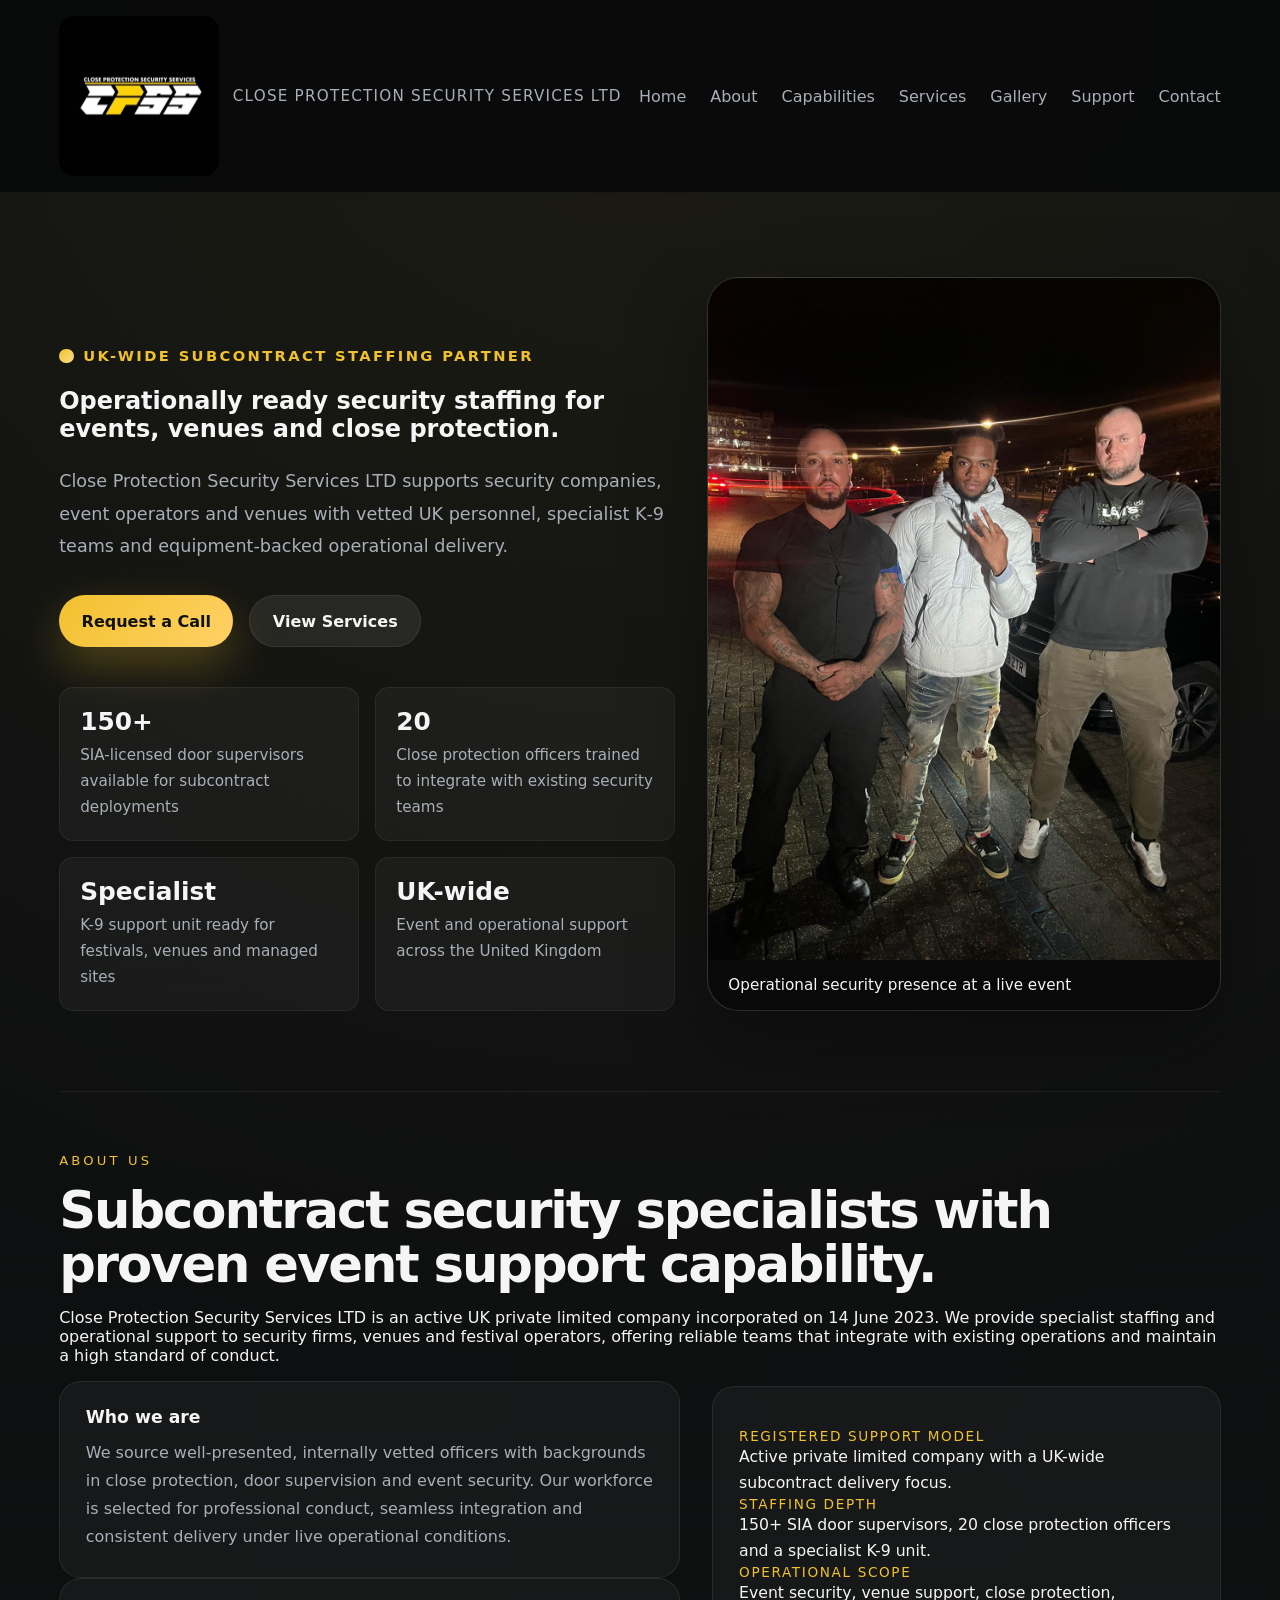
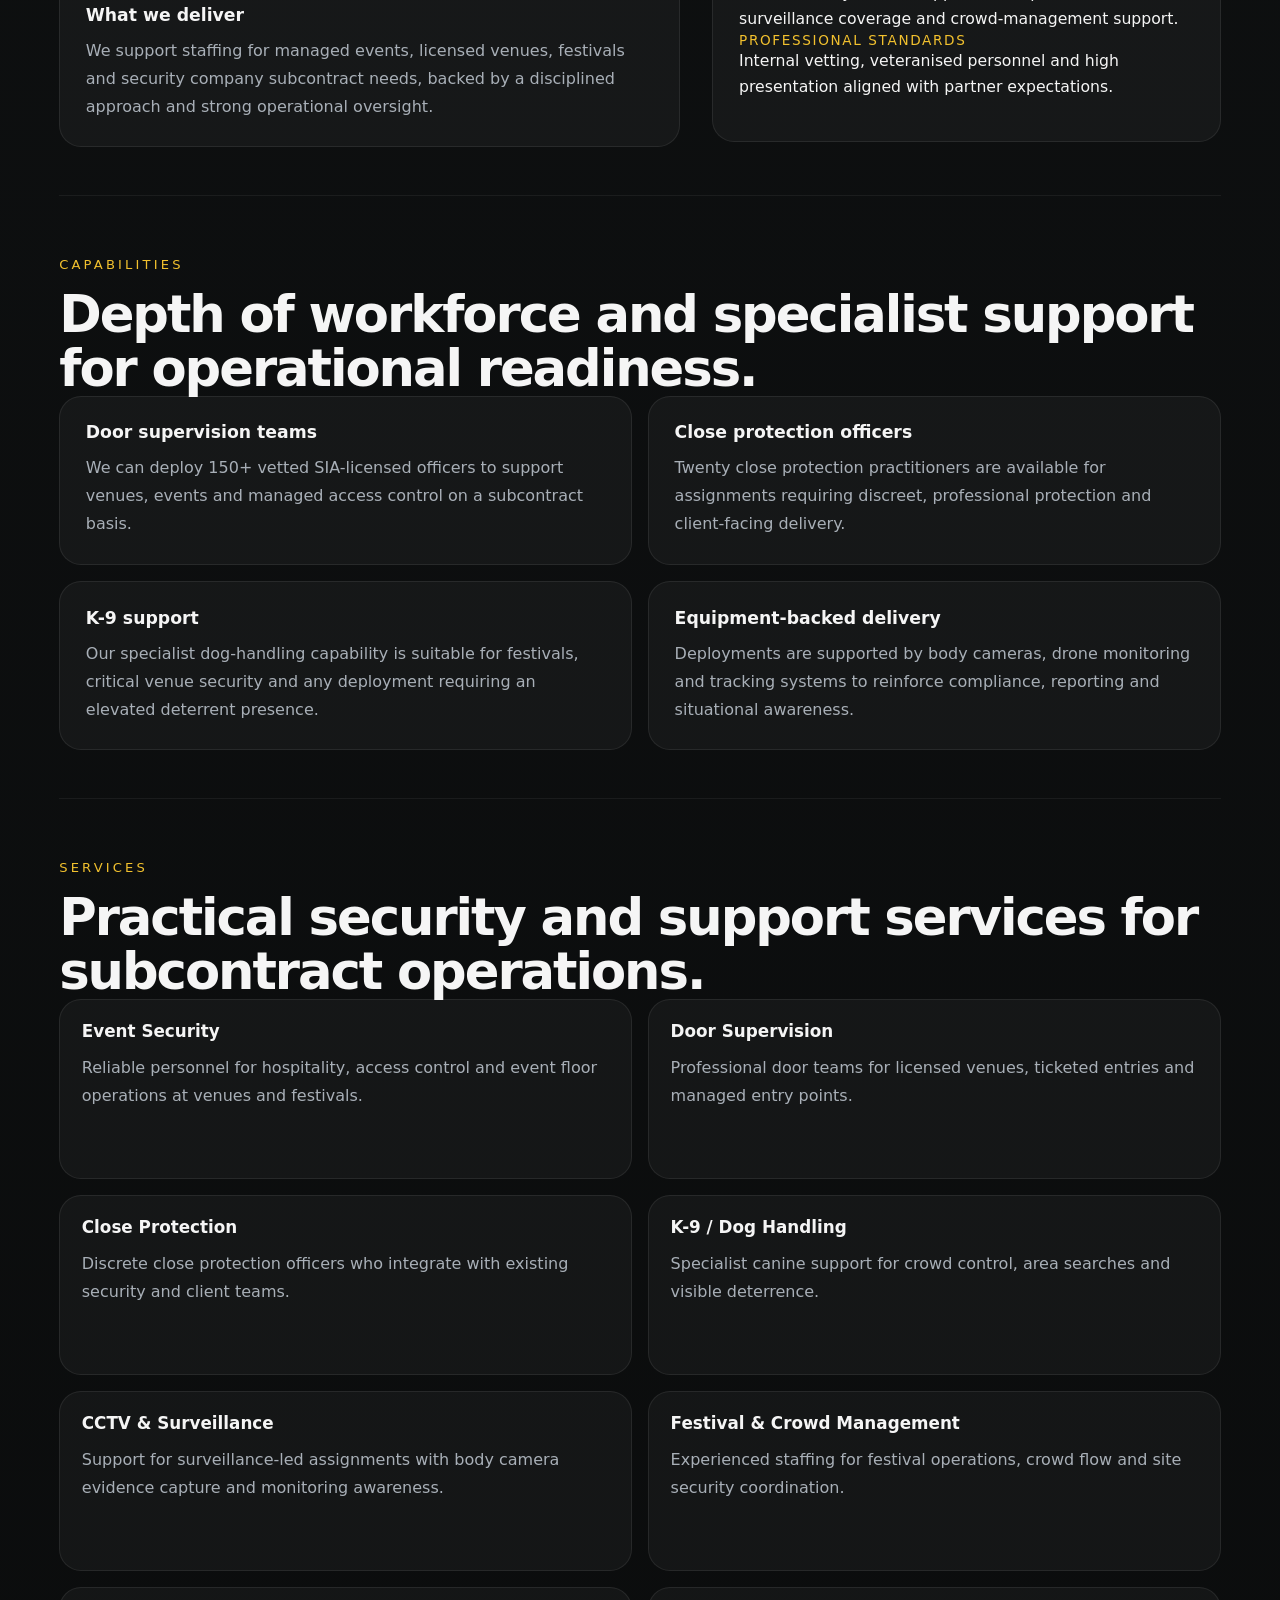
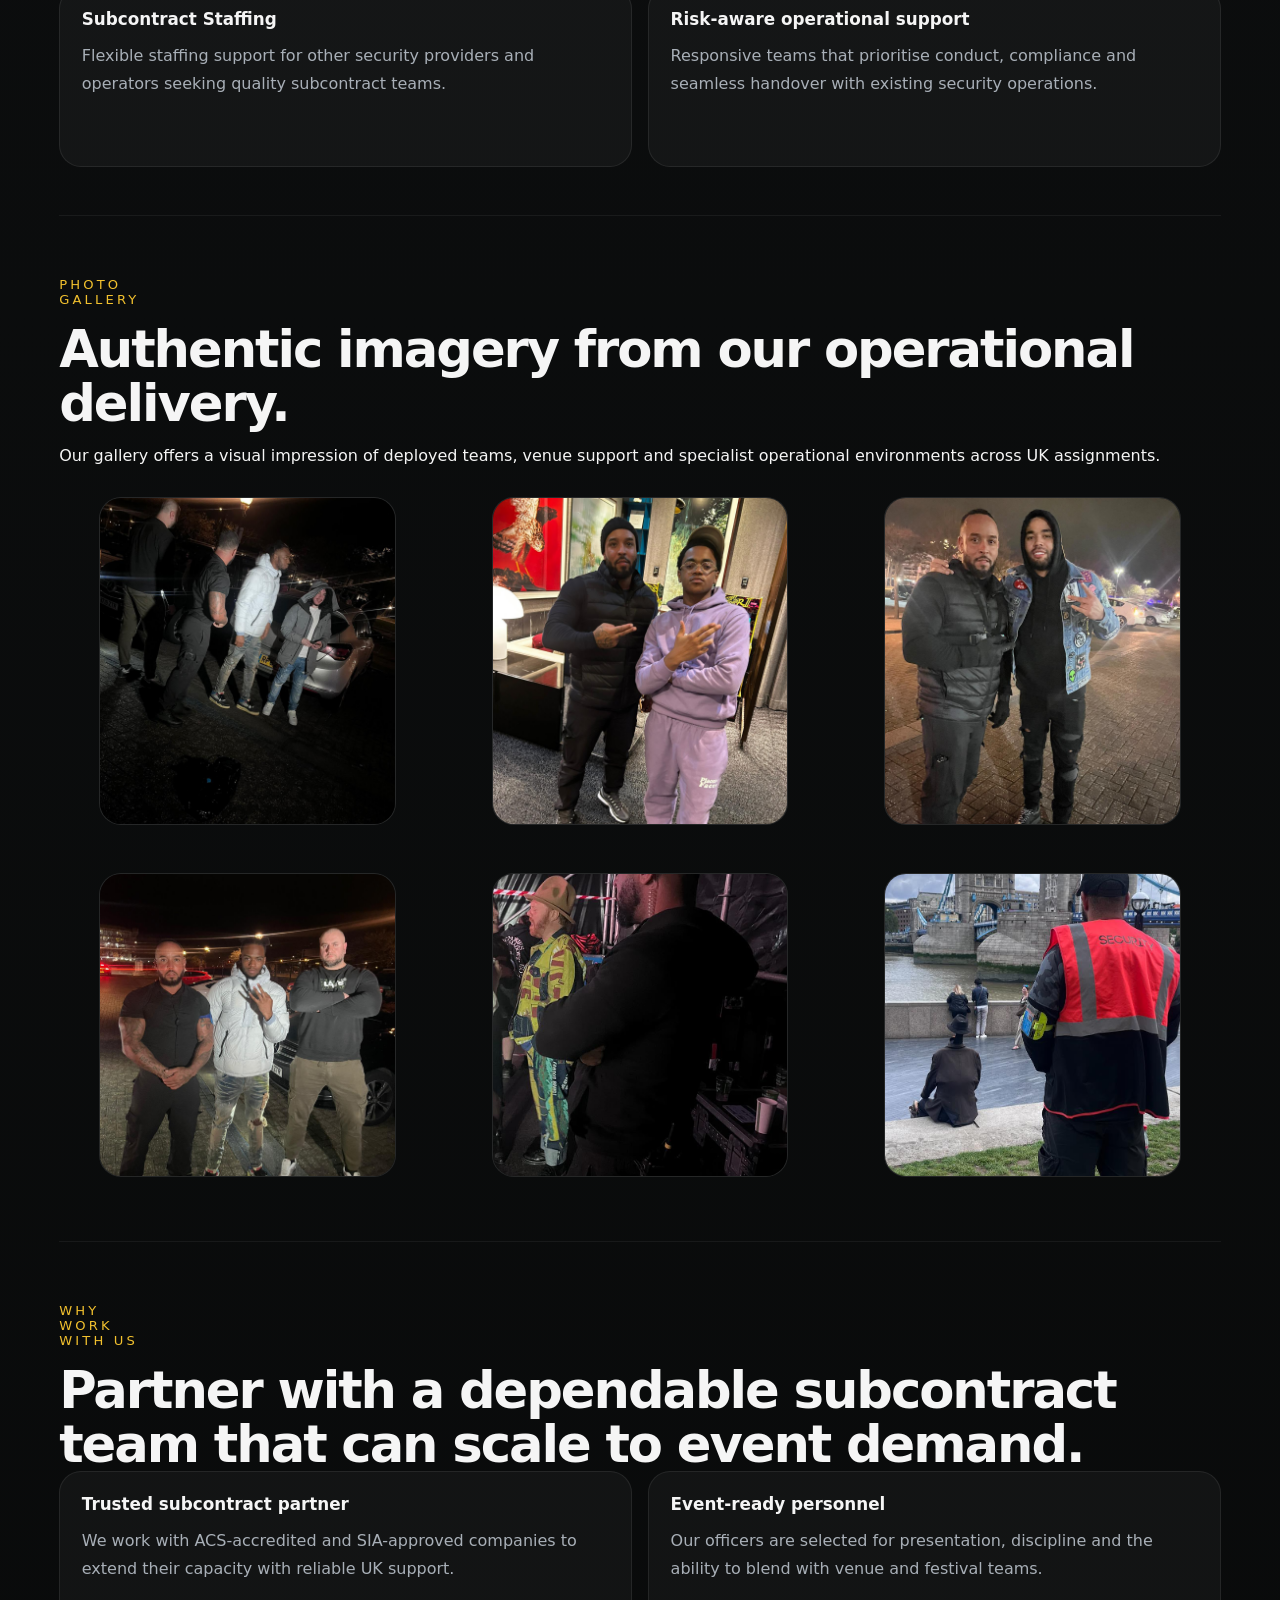
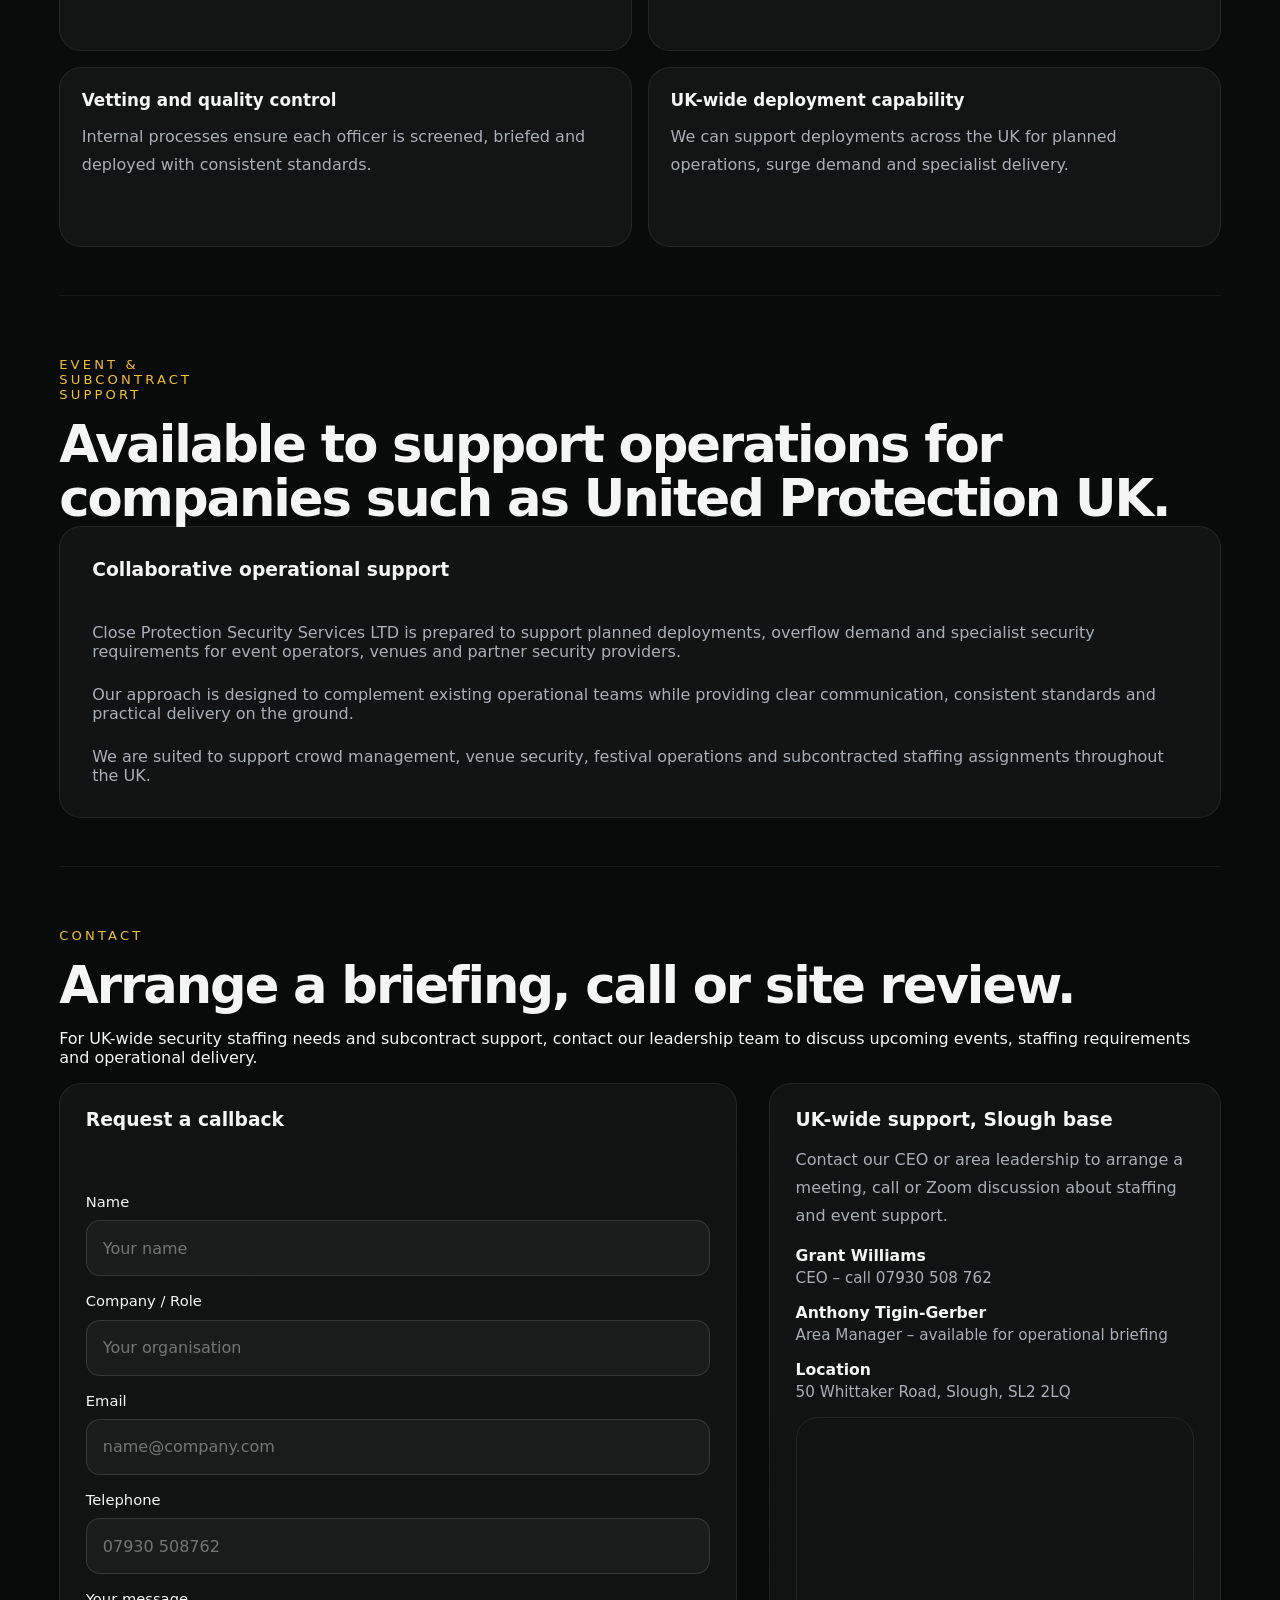
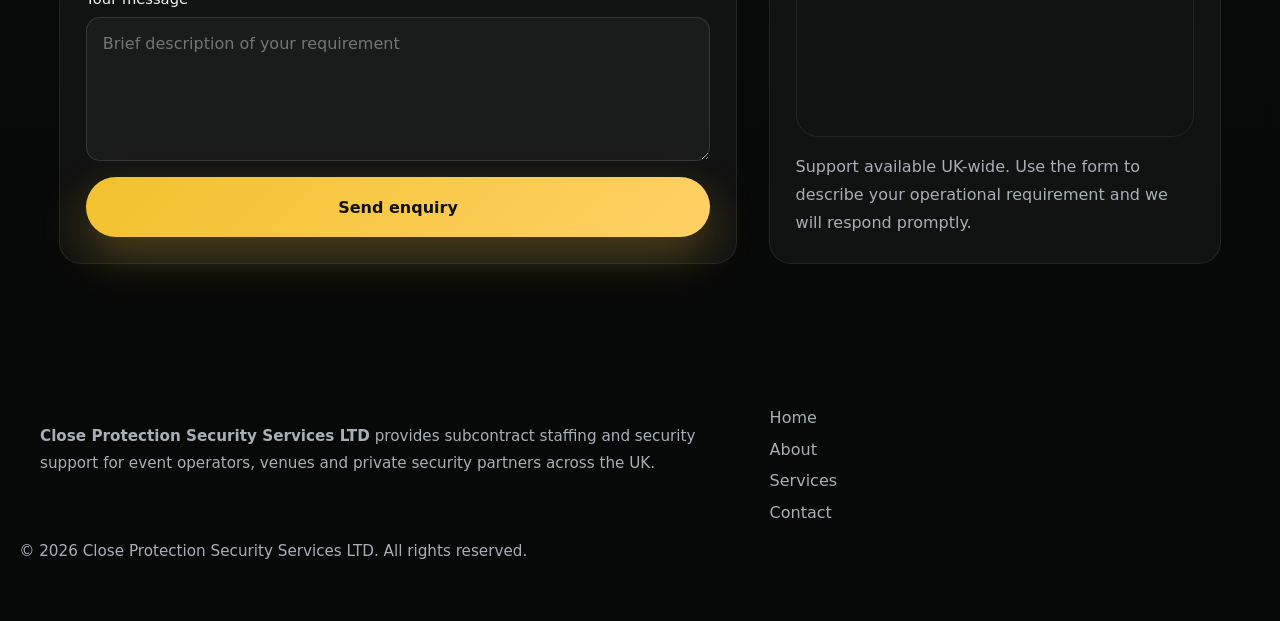
<file: index.html>
<!DOCTYPE html>
<html lang="en">
<head>
  <meta charset="UTF-8">
  <meta name="viewport" content="width=device-width, initial-scale=1.0">
  <title>Close Protection Security Services LTD | UK subcontract security staffing</title>
  <meta name="description" content="Close Protection Security Services LTD provides UK-wide subcontract security staffing and event security support for venues, festivals and security operators.">
  <link rel="stylesheet" href="assets/styles.css">
</head>
<body>
  <a class="skip-link" href="#main">Skip to main content</a>
  <header class="site-header">
    <div class="header-inner">
      <a href="#home" class="logo">
        <img src="photos/company logo.jpeg" alt="Close Protection Security Services LTD logo" width="260" height="90">
        <span>Close Protection Security Services LTD</span>
      </a>
      <button class="nav-toggle" aria-controls="site-navigation" aria-expanded="false">Menu</button>
      <nav id="site-navigation" class="site-nav" aria-label="Primary navigation">
        <ul class="nav-list">
          <li><a href="#home" class="active">Home</a></li>
          <li><a href="#about">About</a></li>
          <li><a href="#capabilities">Capabilities</a></li>
          <li><a href="#services">Services</a></li>
          <li><a href="#gallery">Gallery</a></li>
          <li><a href="#support">Support</a></li>
          <li><a href="#contact">Contact</a></li>
        </ul>
      </nav>
    </div>
  </header>

  <main id="main" class="main-content">
    <section id="home" class="hero section reveal">
      <div class="hero-copy">
        <span class="hero-eyebrow">UK-wide subcontract staffing partner</span>
        <h1>Operationally ready security staffing for events, venues and close protection.</h1>
        <p>Close Protection Security Services LTD supports security companies, event operators and venues with vetted UK personnel, specialist K‑9 teams and equipment-backed operational delivery.</p>
        <div class="hero-actions">
          <a class="button button-primary" href="#contact">Request a Call</a>
          <a class="button button-secondary" href="#services">View Services</a>
        </div>
        <div class="hero-stats">
          <div class="stat-card">
            <strong>150+</strong>
            <span>SIA-licensed door supervisors available for subcontract deployments</span>
          </div>
          <div class="stat-card">
            <strong>20</strong>
            <span>Close protection officers trained to integrate with existing security teams</span>
          </div>
          <div class="stat-card">
            <strong>Specialist</strong>
            <span>K-9 support unit ready for festivals, venues and managed sites</span>
          </div>
          <div class="stat-card">
            <strong>UK-wide</strong>
            <span>Event and operational support across the United Kingdom</span>
          </div>
        </div>
      </div>
      <div class="hero-media">
        <div class="hero-media-card">
          <img src="photos/WhatsApp Image 2026-06-10 at 18.17.18.jpeg" alt="Security officer monitoring an event operation" loading="lazy" width="900" height="700">
          <div class="hero-tag">Operational security presence at a live event</div>
        </div>
      </div>
    </section>

    <section id="about" class="section reveal">
      <p class="section-title">About us</p>
      <h2 class="section-heading">Subcontract security specialists with proven event support capability.</h2>
      <p class="section-copy">Close Protection Security Services LTD is an active UK private limited company incorporated on 14 June 2023. We provide specialist staffing and operational support to security firms, venues and festival operators, offering reliable teams that integrate with existing operations and maintain a high standard of conduct.</p>
      <div class="grid-2">
        <div>
          <div class="card-panel">
            <h3>Who we are</h3>
            <p>We source well-presented, internally vetted officers with backgrounds in close protection, door supervision and event security. Our workforce is selected for professional conduct, seamless integration and consistent delivery under live operational conditions.</p>
          </div>
          <div class="card-panel">
            <h3>What we deliver</h3>
            <p>We support staffing for managed events, licensed venues, festivals and security company subcontract needs, backed by a disciplined approach and strong operational oversight.</p>
          </div>
        </div>
        <aside class="profile-panel">
          <dl>
            <dt>Registered support model</dt>
            <dd>Active private limited company with a UK-wide subcontract delivery focus.</dd>
            <dt>Staffing depth</dt>
            <dd>150+ SIA door supervisors, 20 close protection officers and a specialist K-9 unit.</dd>
            <dt>Operational scope</dt>
            <dd>Event security, venue support, close protection, surveillance coverage and crowd-management support.</dd>
            <dt>Professional standards</dt>
            <dd>Internal vetting, veteranised personnel and high presentation aligned with partner expectations.</dd>
          </dl>
        </aside>
      </div>
    </section>

    <section id="capabilities" class="section reveal">
      <p class="section-title">Capabilities</p>
      <h2 class="section-heading">Depth of workforce and specialist support for operational readiness.</h2>
      <div class="card-grid">
        <div class="card-panel">
          <h3>Door supervision teams</h3>
          <p>We can deploy 150+ vetted SIA-licensed officers to support venues, events and managed access control on a subcontract basis.</p>
        </div>
        <div class="card-panel">
          <h3>Close protection officers</h3>
          <p>Twenty close protection practitioners are available for assignments requiring discreet, professional protection and client-facing delivery.</p>
        </div>
        <div class="card-panel">
          <h3>K-9 support</h3>
          <p>Our specialist dog-handling capability is suitable for festivals, critical venue security and any deployment requiring an elevated deterrent presence.</p>
        </div>
        <div class="card-panel">
          <h3>Equipment-backed delivery</h3>
          <p>Deployments are supported by body cameras, drone monitoring and tracking systems to reinforce compliance, reporting and situational awareness.</p>
        </div>
      </div>
    </section>

    <section id="services" class="section reveal">
      <p class="section-title">Services</p>
      <h2 class="section-heading">Practical security and support services for subcontract operations.</h2>
      <div class="services-grid">
        <article class="service-card">
          <h3>Event Security</h3>
          <p>Reliable personnel for hospitality, access control and event floor operations at venues and festivals.</p>
        </article>
        <article class="service-card">
          <h3>Door Supervision</h3>
          <p>Professional door teams for licensed venues, ticketed entries and managed entry points.</p>
        </article>
        <article class="service-card">
          <h3>Close Protection</h3>
          <p>Discrete close protection officers who integrate with existing security and client teams.</p>
        </article>
        <article class="service-card">
          <h3>K-9 / Dog Handling</h3>
          <p>Specialist canine support for crowd control, area searches and visible deterrence.</p>
        </article>
        <article class="service-card">
          <h3>CCTV & Surveillance</h3>
          <p>Support for surveillance-led assignments with body camera evidence capture and monitoring awareness.</p>
        </article>
        <article class="service-card">
          <h3>Festival & Crowd Management</h3>
          <p>Experienced staffing for festival operations, crowd flow and site security coordination.</p>
        </article>
        <article class="service-card">
          <h3>Subcontract Staffing</h3>
          <p>Flexible staffing support for other security providers and operators seeking quality subcontract teams.</p>
        </article>
        <article class="service-card">
          <h3>Risk-aware operational support</h3>
          <p>Responsive teams that prioritise conduct, compliance and seamless handover with existing security operations.</p>
        </article>
      </div>
    </section>

    <section id="gallery" class="section reveal">
      <p class="section-title">Photo gallery</p>
      <h2 class="section-heading">Authentic imagery from our operational delivery.</h2>
      <p class="section-copy">Our gallery offers a visual impression of deployed teams, venue support and specialist operational environments across UK assignments.</p>
      <div class="gallery-grid">
        <figure class="gallery-card">
          <img src="photos/WhatsApp%20Image%202026-06-10%20at%2018.17.14.jpeg" alt="Security officers preparing for event duty" loading="lazy" width="900" height="675">
          <figcaption class="gallery-caption">Security officers preparing for event duty.</figcaption>
        </figure>
        <figure class="gallery-card">
          <img src="photos/WhatsApp%20Image%202026-06-10%20at%2018.17.15.jpeg" alt="Venue security team moving through a crowd" loading="lazy" width="900" height="675">
          <figcaption class="gallery-caption">Venue security team operating within a crowded event.</figcaption>
        </figure>
        <figure class="gallery-card">
          <img src="photos/WhatsApp%20Image%202026-06-10%20at%2018.17.17.jpeg" alt="Close protection officer in professional readiness" loading="lazy" width="900" height="675">
          <figcaption class="gallery-caption">Close protection officer maintaining discreet but clear readiness.</figcaption>
        </figure>
        <figure class="gallery-card">
          <img src="photos/WhatsApp%20Image%202026-06-10%20at%2018.17.18%20(1).jpeg" alt="Operational security team briefing at a venue" loading="lazy" width="900" height="675">
          <figcaption class="gallery-caption">Operational security team briefing ahead of a venue deployment.</figcaption>
        </figure>
        <figure class="gallery-card">
          <img src="photos/WhatsApp%20Image%202026-06-10%20at%2018.17.19.jpeg" alt="Security team on patrol around an event site" loading="lazy" width="900" height="675">
          <figcaption class="gallery-caption">Security team patrolling a live event site.</figcaption>
        </figure>
        <figure class="gallery-card">
          <img src="photos/WhatsApp%20Image%202026-06-10%20at%2018.17.20.jpeg" alt="Security professionals collecting operational information" loading="lazy" width="900" height="675">
          <figcaption class="gallery-caption">Security professionals collecting operational information.</figcaption>
        </figure>
      </div>
    </section>

    <section id="why" class="section reveal">
      <p class="section-title">Why work with us</p>
      <h2 class="section-heading">Partner with a dependable subcontract team that can scale to event demand.</h2>
      <div class="benefits-grid">
        <article class="benefit-card">
          <h3>Trusted subcontract partner</h3>
          <p>We work with ACS-accredited and SIA-approved companies to extend their capacity with reliable UK support.</p>
        </article>
        <article class="benefit-card">
          <h3>Event-ready personnel</h3>
          <p>Our officers are selected for presentation, discipline and the ability to blend with venue and festival teams.</p>
        </article>
        <article class="benefit-card">
          <h3>Vetting and quality control</h3>
          <p>Internal processes ensure each officer is screened, briefed and deployed with consistent standards.</p>
        </article>
        <article class="benefit-card">
          <h3>UK-wide deployment capability</h3>
          <p>We can support deployments across the UK for planned operations, surge demand and specialist delivery.</p>
        </article>
      </div>
    </section>

    <section id="support" class="section reveal">
      <p class="section-title">Event & subcontract support</p>
      <h2 class="section-heading">Available to support operations for companies such as United Protection UK.</h2>
      <div class="support-panel">
        <h3>Collaborative operational support</h3>
        <p>Close Protection Security Services LTD is prepared to support planned deployments, overflow demand and specialist security requirements for event operators, venues and partner security providers.</p>
        <p>Our approach is designed to complement existing operational teams while providing clear communication, consistent standards and practical delivery on the ground.</p>
        <p>We are suited to support crowd management, venue security, festival operations and subcontracted staffing assignments throughout the UK.</p>
      </div>
    </section>

    <section id="contact" class="section reveal">
      <p class="section-title">Contact</p>
      <h2 class="section-heading">Arrange a briefing, call or site review.</h2>
      <p class="section-copy">For UK-wide security staffing needs and subcontract support, contact our leadership team to discuss upcoming events, staffing requirements and operational delivery.</p>
      <div class="contact-grid">
        <form class="contact-card" action="#" method="post">
          <h3>Request a callback</h3>
          <div class="form-grid">
            <label class="field">
              <span class="label">Name</span>
              <input class="input" type="text" name="name" placeholder="Your name" required>
            </label>
            <label class="field">
              <span class="label">Company / Role</span>
              <input class="input" type="text" name="company" placeholder="Your organisation" required>
            </label>
            <label class="field">
              <span class="label">Email</span>
              <input class="input" type="email" name="email" placeholder="name@company.com" required>
            </label>
            <label class="field">
              <span class="label">Telephone</span>
              <input class="input" type="tel" name="phone" placeholder="07930 508762" required>
            </label>
            <label class="field">
              <span class="label">Your message</span>
              <textarea class="textarea" name="message" placeholder="Brief description of your requirement" required></textarea>
            </label>
            <button class="button button-primary" type="submit">Send enquiry</button>
          </div>
        </form>

        <aside class="contact-card">
          <h3>UK-wide support, Slough base</h3>
          <p>Contact our CEO or area leadership to arrange a meeting, call or Zoom discussion about staffing and event support.</p>
          <ul class="contact-list">
            <li>
              <strong>Grant Williams</strong>
              <span>CEO – call 07930 508 762</span>
            </li>
            <li>
              <strong>Anthony Tigin-Gerber</strong>
              <span>Area Manager – available for operational briefing</span>
            </li>
            <li>
              <strong>Location</strong>
              <span>50 Whittaker Road, Slough, SL2 2LQ</span>
            </li>
          </ul>
          <div class="map-frame" aria-label="Map showing Slough registered office location">
            <iframe src="https://maps.google.com/maps?q=50%20Whittaker%20Road%2C%20Slough%2C%20SL2%202LQ&amp;output=embed" loading="lazy" title="Map of 50 Whittaker Road, Slough" referrerpolicy="no-referrer-when-downgrade"></iframe>
          </div>
          <p class="section-copy">Support available UK-wide. Use the form to describe your operational requirement and we will respond promptly.</p>
        </aside>
      </div>
    </section>
  </main>

  <footer class="footer">
    <div class="footer-inner">
      <div>
        <p class="footer-copy"><strong>Close Protection Security Services LTD</strong> provides subcontract staffing and security support for event operators, venues and private security partners across the UK.</p>
      </div>
      <div class="footer-links">
        <a href="#home">Home</a>
        <a href="#about">About</a>
        <a href="#services">Services</a>
        <a href="#contact">Contact</a>
      </div>
    </div>
    <p class="footer-copy" style="margin-top:1rem;">© 2026 Close Protection Security Services LTD. All rights reserved.</p>
  </footer>

  <script src="assets/script.js"></script>
</body>
</html>
</file>
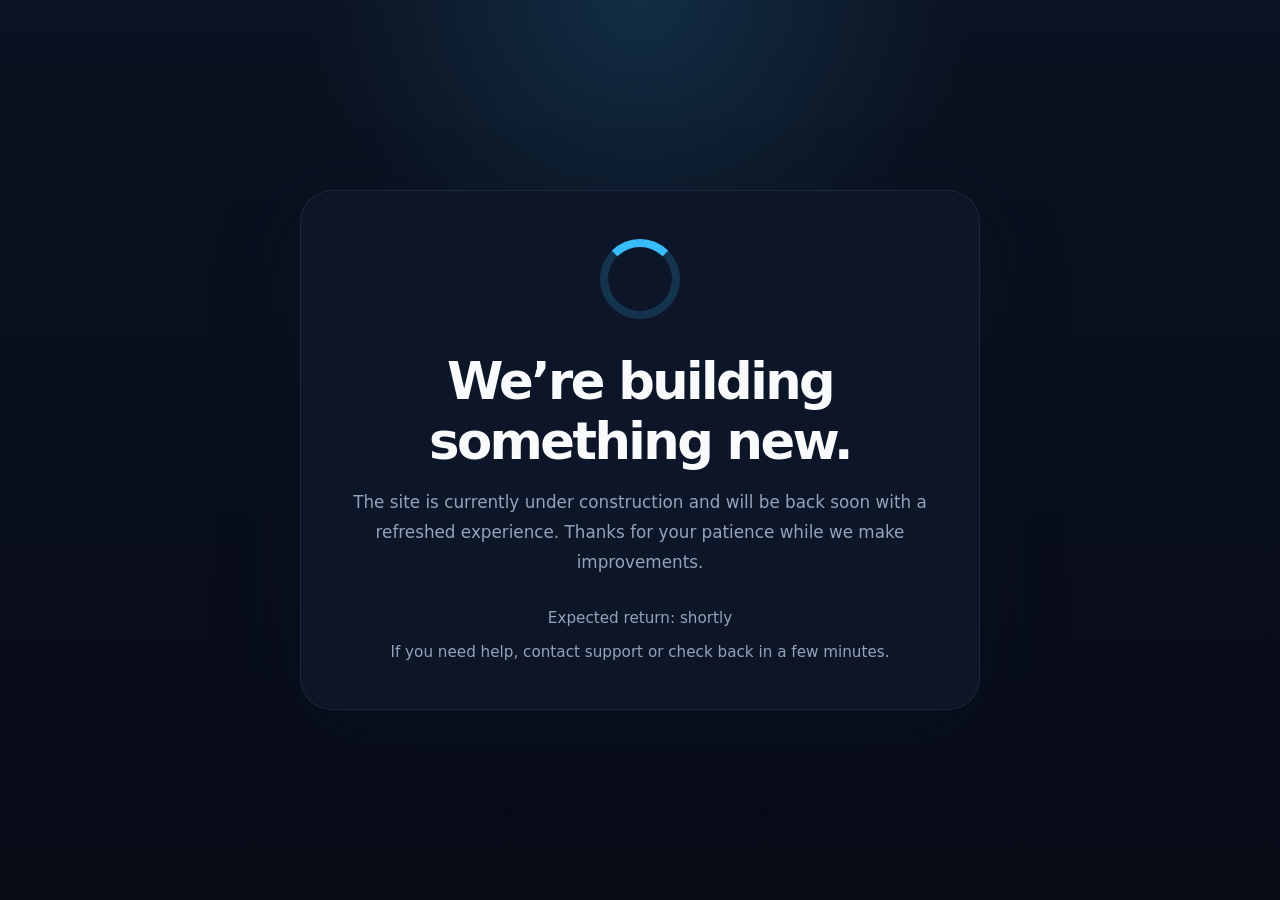
<file: home.html>
<!DOCTYPE html>
<html lang="en">
<head>
  <meta charset="UTF-8">
  <meta name="viewport" content="width=device-width, initial-scale=1.0">
  <title>Site Under Construction</title>
  <style>
    :root {
      color-scheme: dark;
      --bg: #070b16;
      --surface: #0f172a;
      --text: #f8fafc;
      --muted: #94a3b8;
      --accent: #38bdf8;
      --accent-strong: #60a5fa;
      --shadow: 0 24px 80px rgba(15, 23, 42, 0.35);
    }

    * {
      box-sizing: border-box;
      margin: 0;
      padding: 0;
    }

    body {
      min-height: 100vh;
      display: grid;
      place-items: center;
      background: radial-gradient(circle at top, rgba(56, 189, 248, 0.16), transparent 30%),
                  linear-gradient(180deg, #0b1221 0%, #070b16 100%);
      color: var(--text);
      font-family: Inter, system-ui, -apple-system, BlinkMacSystemFont, "Segoe UI", sans-serif;
      text-align: center;
      padding: 2rem;
    }

    .card {
      width: min(100%, 680px);
      padding: 3rem 2rem;
      border-radius: 32px;
      background: rgba(15, 23, 42, 0.92);
      box-shadow: var(--shadow);
      border: 1px solid rgba(148, 163, 184, 0.12);
      backdrop-filter: blur(18px);
    }

    h1 {
      font-size: clamp(2.4rem, 4vw, 3.6rem);
      margin-bottom: 1rem;
      letter-spacing: -0.05em;
    }

    p {
      color: var(--muted);
      font-size: 1.05rem;
      line-height: 1.8;
      max-width: 44rem;
      margin: 0 auto 2rem;
    }

    .spinner-ring {
      width: 5rem;
      height: 5rem;
      margin: 0 auto 2rem;
      border: 0.5rem solid rgba(56, 189, 248, 0.18);
      border-top-color: var(--accent);
      border-radius: 50%;
      animation: spin 1.2s linear infinite;
    }

    @keyframes spin {
      to { transform: rotate(360deg); }
    }

    .details {
      display: grid;
      gap: 1rem;
      margin-top: 1rem;
    }

    .details span {
      color: var(--muted);
      font-size: 0.95rem;
    }
  </style>
</head>
<body>
  <article class="card">
    <div class="spinner-ring" aria-hidden="true"></div>
    <h1>We’re building something new.</h1>
    <p>The site is currently under construction and will be back soon with a refreshed experience. Thanks for your patience while we make improvements.</p>
    <div class="details">
      <span>Expected return: shortly</span>
      <span>If you need help, contact support or check back in a few minutes.</span>
    </div>
  </article>
</body>
</html>
</file>
<file: assets/styles.css>
:root {
  color-scheme: dark;
  --bg: #070808;
  --surface: #111314;
  --surface-alt: #181b1d;
  --panel: rgba(255, 255, 255, 0.04);
  --text: #f5f5f5;
  --muted: #a8afb7;
  --border: rgba(255, 255, 255, 0.08);
  --accent: #f2c12e;
  --accent-soft: rgba(242, 193, 46, 0.16);
  --shadow: 0 28px 80px rgba(0, 0, 0, 0.35);
  --radius: 22px;
  --radius-sm: 14px;
  --max-width: 1200px;
  --text-lg: 1.05rem;
  --text-md: 0.96rem;
  --text-sm: 0.88rem;
}

* {
  box-sizing: border-box;
}

html {
  scroll-behavior: smooth;
}

body {
  margin: 0;
  min-height: 100vh;
  font-family: Inter, system-ui, -apple-system, BlinkMacSystemFont, "Segoe UI", sans-serif;
  background: radial-gradient(circle at top, rgba(242, 193, 46, 0.06), transparent 20%),
    linear-gradient(180deg, #0f1112 0%, #070808 100%);
  color: var(--text);
}

img {
  max-width: 100%;
  display: block;
}

a {
  color: inherit;
  text-decoration: none;
}

button,
input,
textarea,
select {
  font: inherit;
}

button {
  cursor: pointer;
}

.skip-link {
  position: absolute;
  top: -48px;
  left: 1rem;
  background: rgba(17, 19, 20, 0.94);
  color: var(--text);
  padding: 0.75rem 1rem;
  border-radius: 999px;
  z-index: 1001;
  transition: top 0.22s ease;
}

.skip-link:focus {
  top: 1rem;
}

.site-header {
  position: sticky;
  top: 0;
  z-index: 1000;
  backdrop-filter: blur(18px);
  background: rgba(7, 8, 8, 0.88);
  border-bottom: 1px solid rgba(255, 255, 255, 0.05);
}

.header-inner {
  max-width: var(--max-width);
  margin: 0 auto;
  padding: 1rem 1.2rem;
  display: flex;
  align-items: center;
  justify-content: space-between;
  gap: 1rem;
}

.brand {
  display: flex;
  align-items: center;
  gap: 0.9rem;
}

.logo {
  display: inline-flex;
  align-items: center;
  gap: 0.85rem;
}

.logo img {
  width: 160px;
  height: auto;
  border-radius: 16px;
  object-fit: contain;
  background: #000;
}

.logo span {
  font-size: 0.95rem;
  letter-spacing: 0.08em;
  text-transform: uppercase;
  color: var(--muted);
}

.site-nav {
  display: flex;
  align-items: center;
}

.nav-list {
  list-style: none;
  display: flex;
  align-items: center;
  gap: 1.5rem;
  margin: 0;
  padding: 0;
}

.nav-list a {
  color: var(--muted);
  transition: color 0.2s ease, transform 0.2s ease;
}

.nav-list a:hover,
.nav-list a:focus-visible {
  color: var(--text);
  outline: none;
}

.nav-list a.active {
  color: var(--accent);
  font-weight: 600;
}

.nav-toggle {
  display: none;
  border: 1px solid rgba(255, 255, 255, 0.08);
  background: rgba(255, 255, 255, 0.04);
  color: var(--text);
  padding: 0.8rem 1rem;
  border-radius: 999px;
}

.site-nav.open {
  display: block;
}

.main-content {
  max-width: var(--max-width);
  margin: 0 auto;
  padding: 2.25rem 1.2rem 4rem;
}

.section {
  padding: 3rem 0;
}

.section + .section {
  border-top: 1px solid rgba(255, 255, 255, 0.06);
}

.section-title {
  max-width: 12ch;
  text-transform: uppercase;
  letter-spacing: 0.24em;
  color: var(--accent);
  font-size: 0.82rem;
  margin-bottom: 1rem;
}

.section-heading {
  margin: 0;
  font-size: clamp(2rem, 4vw, 3.35rem);
  line-height: 1.05;
  letter-spacing: -0.04em;
}

..section-copy {
  margin: 1.2rem 0 0;
  max-width: 72ch;
  color: var(--muted);
  font-size: var(--text-lg);
  line-height: 1.8;
}

.reveal {
  opacity: 0;
  transform: translateY(22px);
  transition: opacity 0.7s ease, transform 0.7s ease;
}

.reveal.is-visible {
  opacity: 1;
  transform: translateY(0);
}

.hero {
  display: grid;
  grid-template-columns: minmax(0, 1.2fr) minmax(300px, 1fr);
  gap: 2rem;
  align-items: end;
  min-height: 760px;
  margin-bottom: 2rem;
}

.hero-copy {
  max-width: 620px;
}

.hero-eyebrow {
  display: inline-flex;
  align-items: center;
  gap: 0.6rem;
  font-size: 0.92rem;
  font-weight: 600;
  letter-spacing: 0.16em;
  text-transform: uppercase;
  color: var(--accent);
}

.hero-eyebrow::before {
  content: "";
  width: 0.9rem;
  height: 0.9rem;
  border-radius: 50%;
  background: linear-gradient(135deg, var(--accent), #f7df85);
}

.hero-copy p {
  margin-top: 1.4rem;
  font-size: 1.1rem;
  line-height: 1.85;
  color: var(--muted);
}

.hero-actions {
  display: flex;
  flex-wrap: wrap;
  gap: 1rem;
  margin-top: 2rem;
}

.button {
  display: inline-flex;
  align-items: center;
  justify-content: center;
  min-height: 52px;
  padding: 0 1.4rem;
  border-radius: 999px;
  border: none;
  font-weight: 600;
  transition: transform 0.2s ease, box-shadow 0.2s ease, background 0.2s ease;
}

.button:hover,
.button:focus-visible {
  transform: translateY(-1px);
  outline: none;
}

.button-primary {
  background: linear-gradient(135deg, var(--accent), #ffd166);
  color: #111;
  box-shadow: 0 18px 46px rgba(242, 193, 46, 0.28);
}

.button-secondary {
  background: rgba(255, 255, 255, 0.08);
  color: var(--text);
  border: 1px solid rgba(255, 255, 255, 0.08);
}

.hero-stats {
  display: grid;
  grid-template-columns: repeat(2, minmax(0, 1fr));
  gap: 1rem;
  margin-top: 2.5rem;
}

.stat-card {
  background: rgba(255, 255, 255, 0.04);
  border: 1px solid rgba(255, 255, 255, 0.06);
  border-radius: var(--radius-sm);
  padding: 1.2rem 1.25rem;
}

.stat-card strong {
  display: block;
  font-size: 1.55rem;
  color: var(--text);
}

.stat-card span {
  display: block;
  margin-top: 0.45rem;
  color: var(--muted);
  font-size: 0.95rem;
  line-height: 1.7;
}

.hero-media {
  display: grid;
  place-items: center;
}

.hero-media-card {
  width: 100%;
  max-width: 620px;
  border-radius: 32px;
  overflow: hidden;
  background: linear-gradient(180deg, rgba(255, 255, 255, 0.02), rgba(255, 255, 255, 0.06));
  border: 1px solid rgba(255, 255, 255, 0.09);
  box-shadow: var(--shadow);
}

.hero-media-card img {
  width: 100%;
  height: 100%;
  object-fit: cover;
}

.hero-tag {
  padding: 1rem 1.25rem;
  font-size: 0.95rem;
  color: var(--text);
  background: rgba(2, 2, 2, 0.74);
}

.grid-2 {
  display: grid;
  grid-template-columns: minmax(0, 1.1fr) minmax(320px, 0.9fr);
  gap: 2rem;
  align-items: center;
}

.profile-panel {
  display: grid;
  gap: 1rem;
  background: rgba(255, 255, 255, 0.04);
  border: 1px solid rgba(255, 255, 255, 0.08);
  border-radius: var(--radius);
  padding: 1.6rem;
}

.profile-panel dt {
  font-size: 0.85rem;
  letter-spacing: 0.12em;
  text-transform: uppercase;
  color: var(--accent);
}

.profile-panel dd {
  margin: 0;
  color: var(--text);
  font-size: 0.98rem;
  line-height: 1.65;
}

.card-grid {
  display: grid;
  gap: 1rem;
  grid-template-columns: repeat(2, minmax(0, 1fr));
}

.card-panel {
  background: rgba(255, 255, 255, 0.04);
  border: 1px solid rgba(255, 255, 255, 0.08);
  border-radius: var(--radius);
  padding: 1.6rem;
}

.card-panel h3 {
  margin: 0 0 0.75rem;
  font-size: 1.08rem;
}

.card-panel p {
  margin: 0;
  color: var(--muted);
  line-height: 1.75;
}

.services-grid,
.benefits-grid {
  display: grid;
  gap: 1rem;
  grid-template-columns: repeat(2, minmax(0, 1fr));
}

.service-card,
.benefit-card {
  background: rgba(255, 255, 255, 0.04);
  border: 1px solid rgba(255, 255, 255, 0.08);
  border-radius: var(--radius);
  padding: 1.35rem;
  min-height: 180px;
}

.service-card h3,
.benefit-card h3 {
  margin: 0 0 0.8rem;
  font-size: 1.05rem;
}

.service-card p,
.benefit-card p {
  margin: 0;
  color: var(--muted);
  line-height: 1.75;
}

..service-card::before,
.benefit-card::before {
  content: "";
  width: 2.4rem;
  height: 2.4rem;
  display: block;
  margin-bottom: 1rem;
  background: rgba(242, 193, 46, 0.12);
  border-radius: 14px;
}

.gallery-grid {
  display: grid;
  gap: 1rem;
  grid-template-columns: repeat(3, minmax(0, 1fr));
}

.gallery-card {
  border-radius: var(--radius);
  overflow: hidden;
  background: rgba(255, 255, 255, 0.04);
  border: 1px solid rgba(255, 255, 255, 0.08);
  transition: transform 0.25s ease, box-shadow 0.25s ease;
}

.gallery-card:hover {
  transform: translateY(-4px);
  box-shadow: 0 24px 56px rgba(0, 0, 0, 0.18);
}

.gallery-card img {
  width: 100%;
  height: 100%;
  aspect-ratio: 4 / 3;
  object-fit: cover;
}

.gallery-caption {
  padding: 1rem;
  color: var(--muted);
  font-size: 0.95rem;
  line-height: 1.6;
}

.support-panel {
  display: grid;
  gap: 1.5rem;
  background: rgba(255, 255, 255, 0.04);
  border: 1px solid rgba(255, 255, 255, 0.08);
  border-radius: var(--radius);
  padding: 2rem;
}

.support-panel h3 {
  margin-top: 0;
}

.support-panel p {
  margin: 0;
  color: var(--muted);
}

.contact-grid {
  display: grid;
  gap: 2rem;
  grid-template-columns: minmax(0, 1.2fr) minmax(320px, 0.8fr);
}

.contact-card {
  display: grid;
  gap: 1rem;
  padding: 1.6rem;
  border-radius: var(--radius);
  background: rgba(255, 255, 255, 0.04);
  border: 1px solid rgba(255, 255, 255, 0.08);
}

.contact-card h3 {
  margin: 0;
}

.contact-card p {
  margin: 0;
  color: var(--muted);
  line-height: 1.75;
}

.contact-list {
  list-style: none;
  margin: 0;
  padding: 0;
  display: grid;
  gap: 1rem;
}

.contact-list li {
  display: grid;
  gap: 0.25rem;
}

.contact-list strong {
  display: block;
  font-size: 0.98rem;
  color: var(--text);
}

.contact-list span {
  color: var(--muted);
  font-size: 0.95rem;
}

.form-grid {
  display: grid;
  gap: 1rem;
}

.field {
  display: grid;
  gap: 0.4rem;
}

.label {
  font-size: 0.92rem;
  color: var(--text);
}

.input,
.textarea,
.select {
  width: 100%;
  min-height: 52px;
  padding: 0.95rem 1rem;
  border-radius: 14px;
  border: 1px solid rgba(255, 255, 255, 0.12);
  background: rgba(255, 255, 255, 0.04);
  color: var(--text);
}

.textarea {
  min-height: 140px;
  resize: vertical;
}

.input:focus,
.textarea:focus,
.select:focus {
  outline: 2px solid rgba(242, 193, 46, 0.55);
  border-color: rgba(242, 193, 46, 0.35);
}

.map-frame {
  width: 100%;
  min-height: 320px;
  border: 1px solid rgba(255, 255, 255, 0.08);
  border-radius: var(--radius);
  overflow: hidden;
}

.map-frame iframe {
  width: 100%;
  height: 100%;
  border: 0;
}

.footer {
  padding: 2rem 1.2rem 2.5rem;
}

.footer-inner {
  max-width: var(--max-width);
  margin: 0 auto;
  display: grid;
  gap: 1.5rem;
  grid-template-columns: minmax(0, 1.2fr) minmax(300px, 0.8fr);
}

.footer-links {
  display: grid;
  gap: 0.8rem;
}

.footer-links a {
  color: var(--muted);
}

.footer-copy {
  color: var(--muted);
  font-size: 0.95rem;
  line-height: 1.8;
}

@media (max-width: 980px) {
  .hero,
  .grid-2,
  .contact-grid,
  .footer-inner,
  .gallery-grid {
    grid-template-columns: 1fr;
  }
  .hero {
    min-height: auto;
  }
}

@media (max-width: 760px) {
  .header-inner {
    flex-wrap: wrap;
    align-items: stretch;
  }
  .site-nav {
    width: 100%;
    display: none;
  }
  .site-nav.open {
    display: block;
  }
  .nav-list {
    flex-direction: column;
    gap: 0.8rem;
    margin-top: 1rem;
    padding-bottom: 1rem;
  }
  .nav-toggle {
    display: inline-flex;
  }
  .hero-media-card {
    border-radius: 22px;
  }
  .hero-stats {
    grid-template-columns: 1fr;
  }
  .services-grid,
  .benefits-grid,
  .card-grid {
    grid-template-columns: 1fr;
  }
  .section {
    padding: 2.5rem 0;
  }
}

@media (prefers-reduced-motion: reduce) {
  *,
  *::before,
  *::after {
    animation-duration: 0.01ms !important;
    animation-iteration-count: 1 !important;
    transition-duration: 0.01ms !important;
    scroll-behavior: auto !important;
  }
}
</file>
